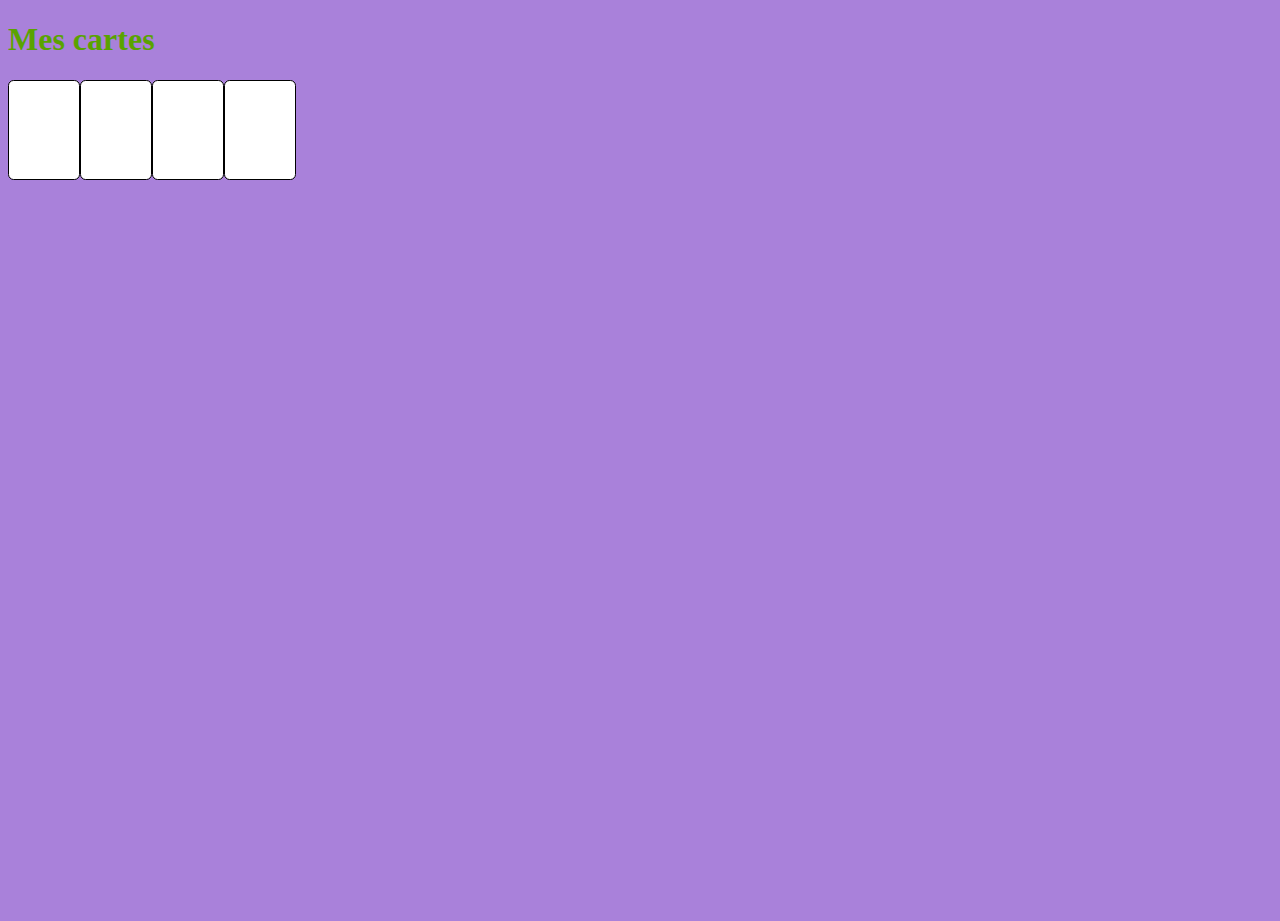
<file: index.html>
<!DOCTYPE html>
<html lang="fr">
<head>
	<meta charset="UTF-8">
	<link rel="stylesheet" href="cartes.css"/>
	<script src="cartes.js"></script>
	<title>Cartes</title>
</head>
<body>
	<h1>Mes cartes</h1>
	<div id="jeu"></div>
</body>
</html>
</file>
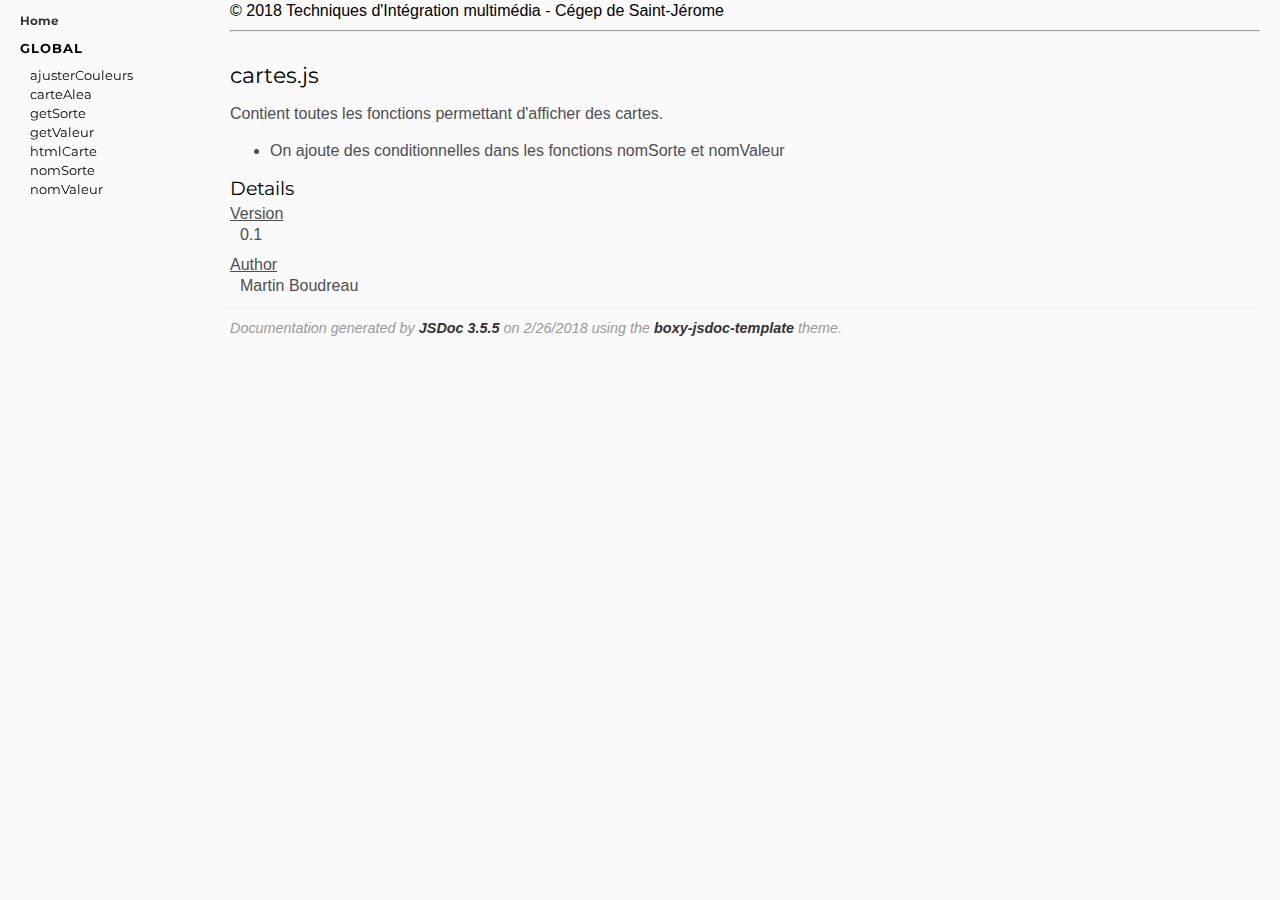
<file: docs/index.html>
<!DOCTYPE html>
<html lang="en">
<head>
    <meta charset="utf-8">
    <meta name="viewport" content="width=device-width,initial-scale=1">
    <title>Home - Documentation</title>
    <!--[if lt IE 9]>
      <script src="//html5shiv.googlecode.com/svn/trunk/html5.js"></script>
    <![endif]-->
    <link type="text/css" rel="stylesheet" href="styles/prettify-tomorrow.css">
    <link type="text/css" rel="stylesheet" href="styles/jsdoc-default.css">
</head>
<body>

<input type="checkbox" id="nav-trigger" class="nav-trigger" />
<label for="nav-trigger" class="navicon-button x">
  <span class="navicon"></span>
</label>

<label for="nav-trigger" class="overlay"></label>

<nav>
    <h2><a href="index.html">Home</a></h2><h3>Global</h3><ul><li><a href="global.html#ajusterCouleurs">ajusterCouleurs</a></li><li><a href="global.html#carteAlea">carteAlea</a></li><li><a href="global.html#getSorte">getSorte</a></li><li><a href="global.html#getValeur">getValeur</a></li><li><a href="global.html#htmlCarte">htmlCarte</a></li><li><a href="global.html#nomSorte">nomSorte</a></li><li><a href="global.html#nomValeur">nomValeur</a></li></ul>
</nav>

<div id="main">



























<section>

<header>
    <span class="creds">

        &copy; 2018 Techniques d'Intégration multimédia - Cégep de Saint-Jérome
        <br>



    </span>

    <hr>


        <h2>
        cartes.js
        </h2>


</header>

<article>
    <div class="container-overview">


            <div class="description"><p>Contient toutes les fonctions permettant d'afficher des cartes.</p>
<ul>
<li>On ajoute des conditionnelles dans les fonctions nomSorte et nomValeur</li>
</ul></div>






<h5>Details</h5>
<dl class="details">

    <dt class="tag-version">Version</dt>
    <dd class="tag-version"><ul class="dummy"><li>0.1</li></ul></dd>

















    <dt class="tag-author">Author</dt>
    <dd class="tag-author">
        <ul>
            <li>Martin Boudreau</li>
        </ul>
    </dd>









</dl>





    </div>


















</article>

</section>




</div>

<br class="clear">

<footer>

    Documentation generated by <a href="https://github.com/jsdoc3/jsdoc" target="_blank">JSDoc 3.5.5</a> on 2/26/2018 using the <a href="https://github.com/Grafluxe/boxy-jsdoc-template" target="_blank">boxy-jsdoc-template</a> theme.
</footer>

<script src="scripts/prettify/prettify.js"></script>
<script src="scripts/prettify/lang-css.js"></script>
<script src="scripts/script.js"></script>

</body>
</html>
</file>
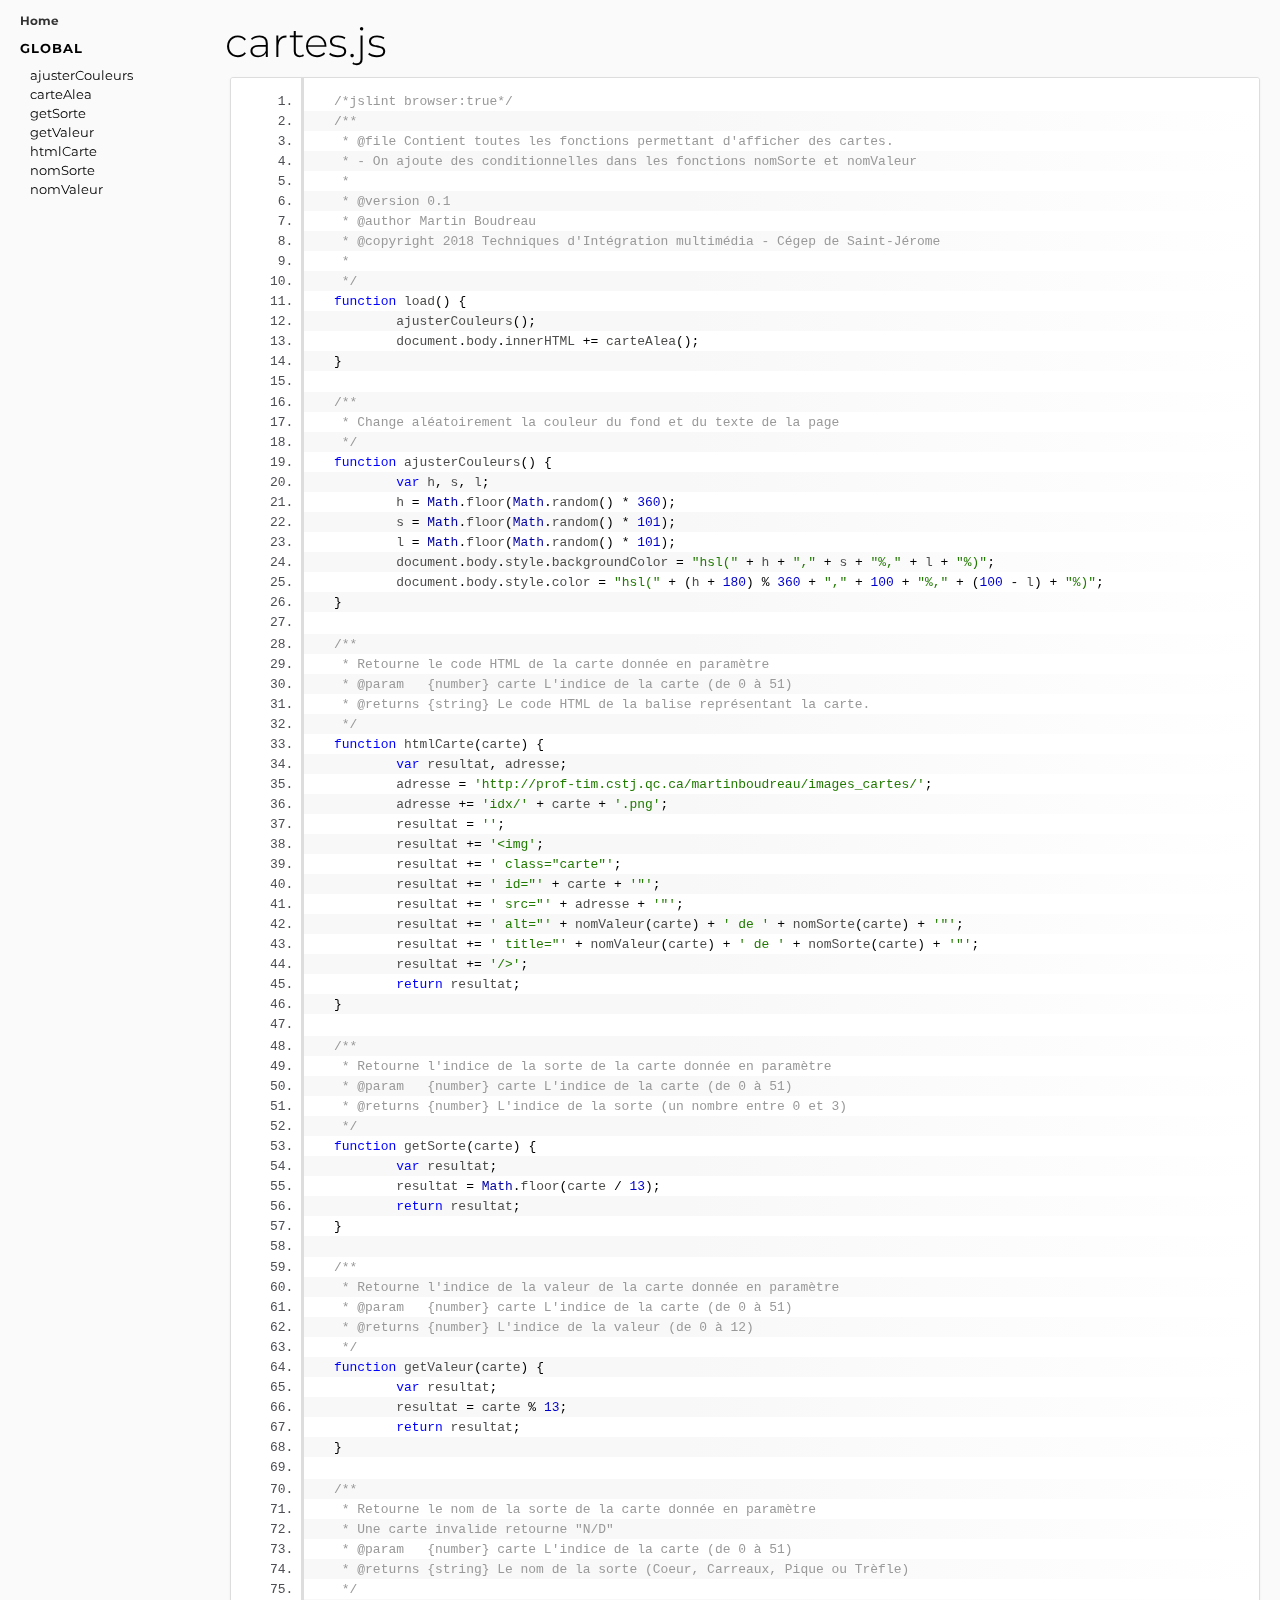
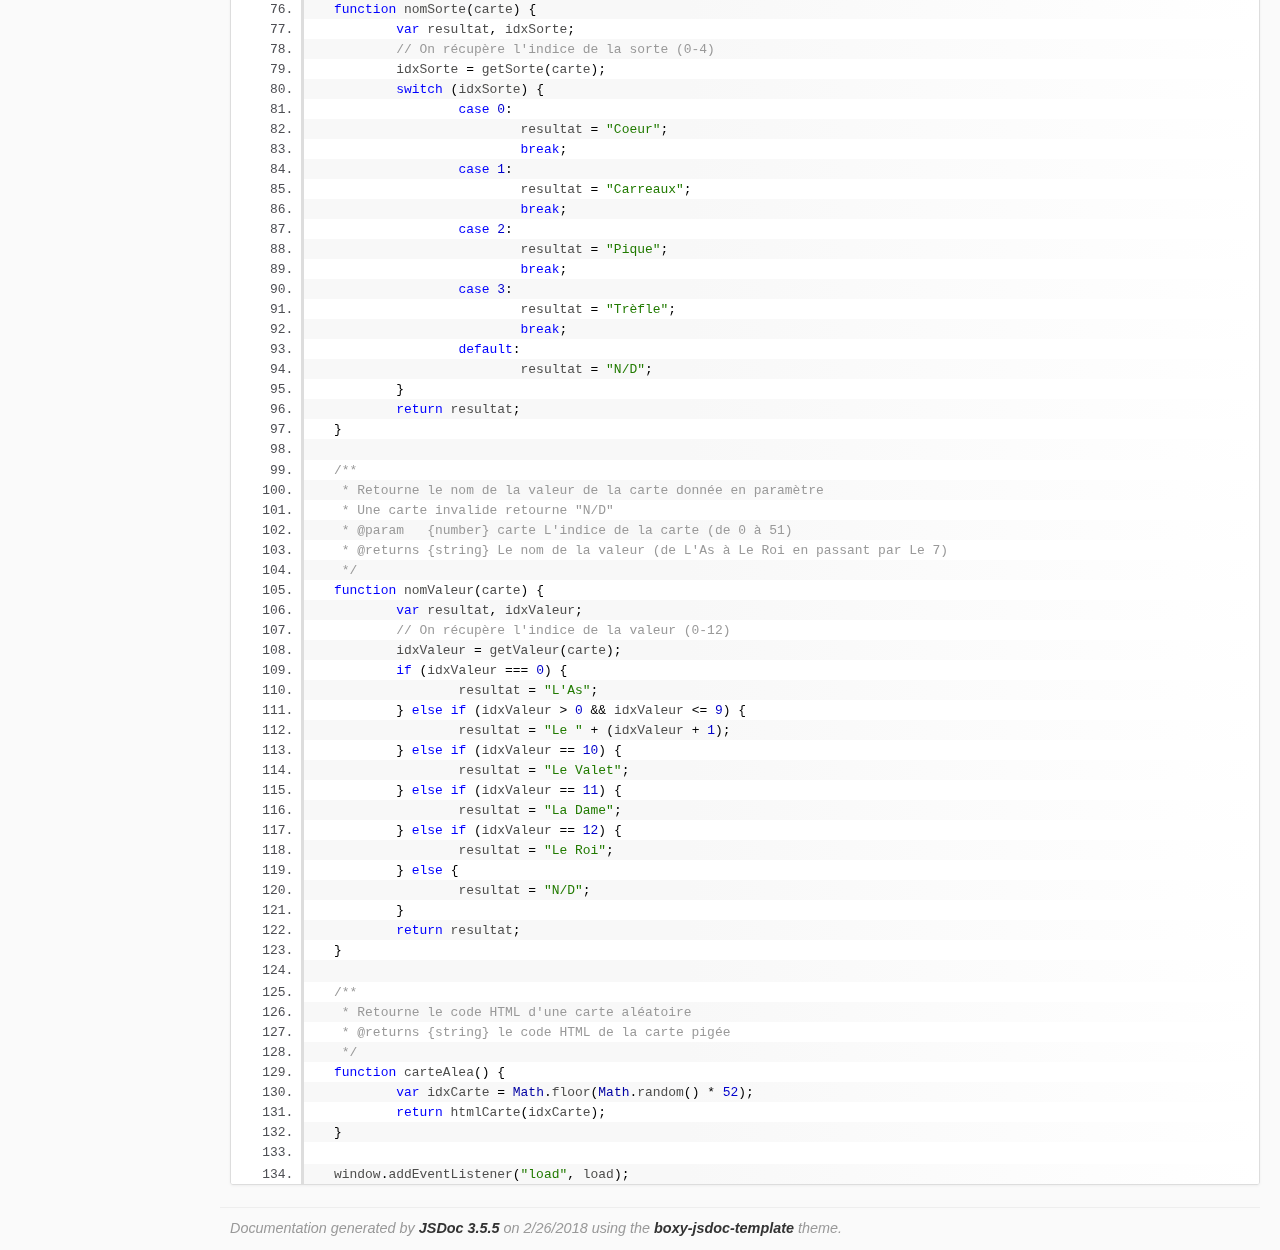
<file: docs/cartes.js.html>
<!DOCTYPE html>
<html lang="en">
<head>
    <meta charset="utf-8">
    <meta name="viewport" content="width=device-width,initial-scale=1">
    <title>cartes.js - Documentation</title>
    <!--[if lt IE 9]>
      <script src="//html5shiv.googlecode.com/svn/trunk/html5.js"></script>
    <![endif]-->
    <link type="text/css" rel="stylesheet" href="styles/prettify-tomorrow.css">
    <link type="text/css" rel="stylesheet" href="styles/jsdoc-default.css">
</head>
<body>

<input type="checkbox" id="nav-trigger" class="nav-trigger" />
<label for="nav-trigger" class="navicon-button x">
  <span class="navicon"></span>
</label>

<label for="nav-trigger" class="overlay"></label>

<nav>
    <h2><a href="index.html">Home</a></h2><h3>Global</h3><ul><li><a href="global.html#ajusterCouleurs">ajusterCouleurs</a></li><li><a href="global.html#carteAlea">carteAlea</a></li><li><a href="global.html#getSorte">getSorte</a></li><li><a href="global.html#getValeur">getValeur</a></li><li><a href="global.html#htmlCarte">htmlCarte</a></li><li><a href="global.html#nomSorte">nomSorte</a></li><li><a href="global.html#nomValeur">nomValeur</a></li></ul>
</nav>

<div id="main">

    <h1 class="page-title">cartes.js</h1>







    <section>
        <article>
            <pre class="prettyprint source linenums"><code>/*jslint browser:true*/
/**
 * @file Contient toutes les fonctions permettant d'afficher des cartes.
 * - On ajoute des conditionnelles dans les fonctions nomSorte et nomValeur
 *
 * @version 0.1
 * @author Martin Boudreau
 * @copyright 2018 Techniques d'Intégration multimédia - Cégep de Saint-Jérome
 *
 */
function load() {
	ajusterCouleurs();
	document.body.innerHTML += carteAlea();
}

/**
 * Change aléatoirement la couleur du fond et du texte de la page
 */
function ajusterCouleurs() {
	var h, s, l;
	h = Math.floor(Math.random() * 360);
	s = Math.floor(Math.random() * 101);
	l = Math.floor(Math.random() * 101);
	document.body.style.backgroundColor = "hsl(" + h + "," + s + "%," + l + "%)";
	document.body.style.color = "hsl(" + (h + 180) % 360 + "," + 100 + "%," + (100 - l) + "%)";
}

/**
 * Retourne le code HTML de la carte donnée en paramètre
 * @param   {number} carte L'indice de la carte (de 0 à 51)
 * @returns {string} Le code HTML de la balise représentant la carte.
 */
function htmlCarte(carte) {
	var resultat, adresse;
	adresse = 'http://prof-tim.cstj.qc.ca/martinboudreau/images_cartes/';
	adresse += 'idx/' + carte + '.png';
	resultat = '';
	resultat += '&lt;img';
	resultat += ' class="carte"';
	resultat += ' id="' + carte + '"';
	resultat += ' src="' + adresse + '"';
	resultat += ' alt="' + nomValeur(carte) + ' de ' + nomSorte(carte) + '"';
	resultat += ' title="' + nomValeur(carte) + ' de ' + nomSorte(carte) + '"';
	resultat += '/>';
	return resultat;
}

/**
 * Retourne l'indice de la sorte de la carte donnée en paramètre
 * @param   {number} carte L'indice de la carte (de 0 à 51)
 * @returns {number} L'indice de la sorte (un nombre entre 0 et 3)
 */
function getSorte(carte) {
	var resultat;
	resultat = Math.floor(carte / 13);
	return resultat;
}

/**
 * Retourne l'indice de la valeur de la carte donnée en paramètre
 * @param   {number} carte L'indice de la carte (de 0 à 51)
 * @returns {number} L'indice de la valeur (de 0 à 12)
 */
function getValeur(carte) {
	var resultat;
	resultat = carte % 13;
	return resultat;
}

/**
 * Retourne le nom de la sorte de la carte donnée en paramètre
 * Une carte invalide retourne "N/D"
 * @param   {number} carte L'indice de la carte (de 0 à 51)
 * @returns {string} Le nom de la sorte (Coeur, Carreaux, Pique ou Trèfle)
 */
function nomSorte(carte) {
	var resultat, idxSorte;
	// On récupère l'indice de la sorte (0-4)
	idxSorte = getSorte(carte);
	switch (idxSorte) {
		case 0:
			resultat = "Coeur";
			break;
		case 1:
			resultat = "Carreaux";
			break;
		case 2:
			resultat = "Pique";
			break;
		case 3:
			resultat = "Trèfle";
			break;
		default:
			resultat = "N/D";
	}
	return resultat;
}

/**
 * Retourne le nom de la valeur de la carte donnée en paramètre
 * Une carte invalide retourne "N/D"
 * @param   {number} carte L'indice de la carte (de 0 à 51)
 * @returns {string} Le nom de la valeur (de L'As à Le Roi en passant par Le 7)
 */
function nomValeur(carte) {
	var resultat, idxValeur;
	// On récupère l'indice de la valeur (0-12)
	idxValeur = getValeur(carte);
	if (idxValeur === 0) {
		resultat = "L'As";
	} else if (idxValeur > 0 &amp;&amp; idxValeur &lt;= 9) {
		resultat = "Le " + (idxValeur + 1);
	} else if (idxValeur == 10) {
		resultat = "Le Valet";
	} else if (idxValeur == 11) {
		resultat = "La Dame";
	} else if (idxValeur == 12) {
		resultat = "Le Roi";
	} else {
		resultat = "N/D";
	}
	return resultat;
}

/**
 * Retourne le code HTML d'une carte aléatoire
 * @returns {string} le code HTML de la carte pigée
 */
function carteAlea() {
	var idxCarte = Math.floor(Math.random() * 52);
	return htmlCarte(idxCarte);
}

window.addEventListener("load", load);
</code></pre>
        </article>
    </section>




</div>

<br class="clear">

<footer>

    Documentation generated by <a href="https://github.com/jsdoc3/jsdoc" target="_blank">JSDoc 3.5.5</a> on 2/26/2018 using the <a href="https://github.com/Grafluxe/boxy-jsdoc-template" target="_blank">boxy-jsdoc-template</a> theme.
</footer>

<script src="scripts/prettify/prettify.js"></script>
<script src="scripts/prettify/lang-css.js"></script>
<script src="scripts/script.js"></script>

</body>
</html>
</file>
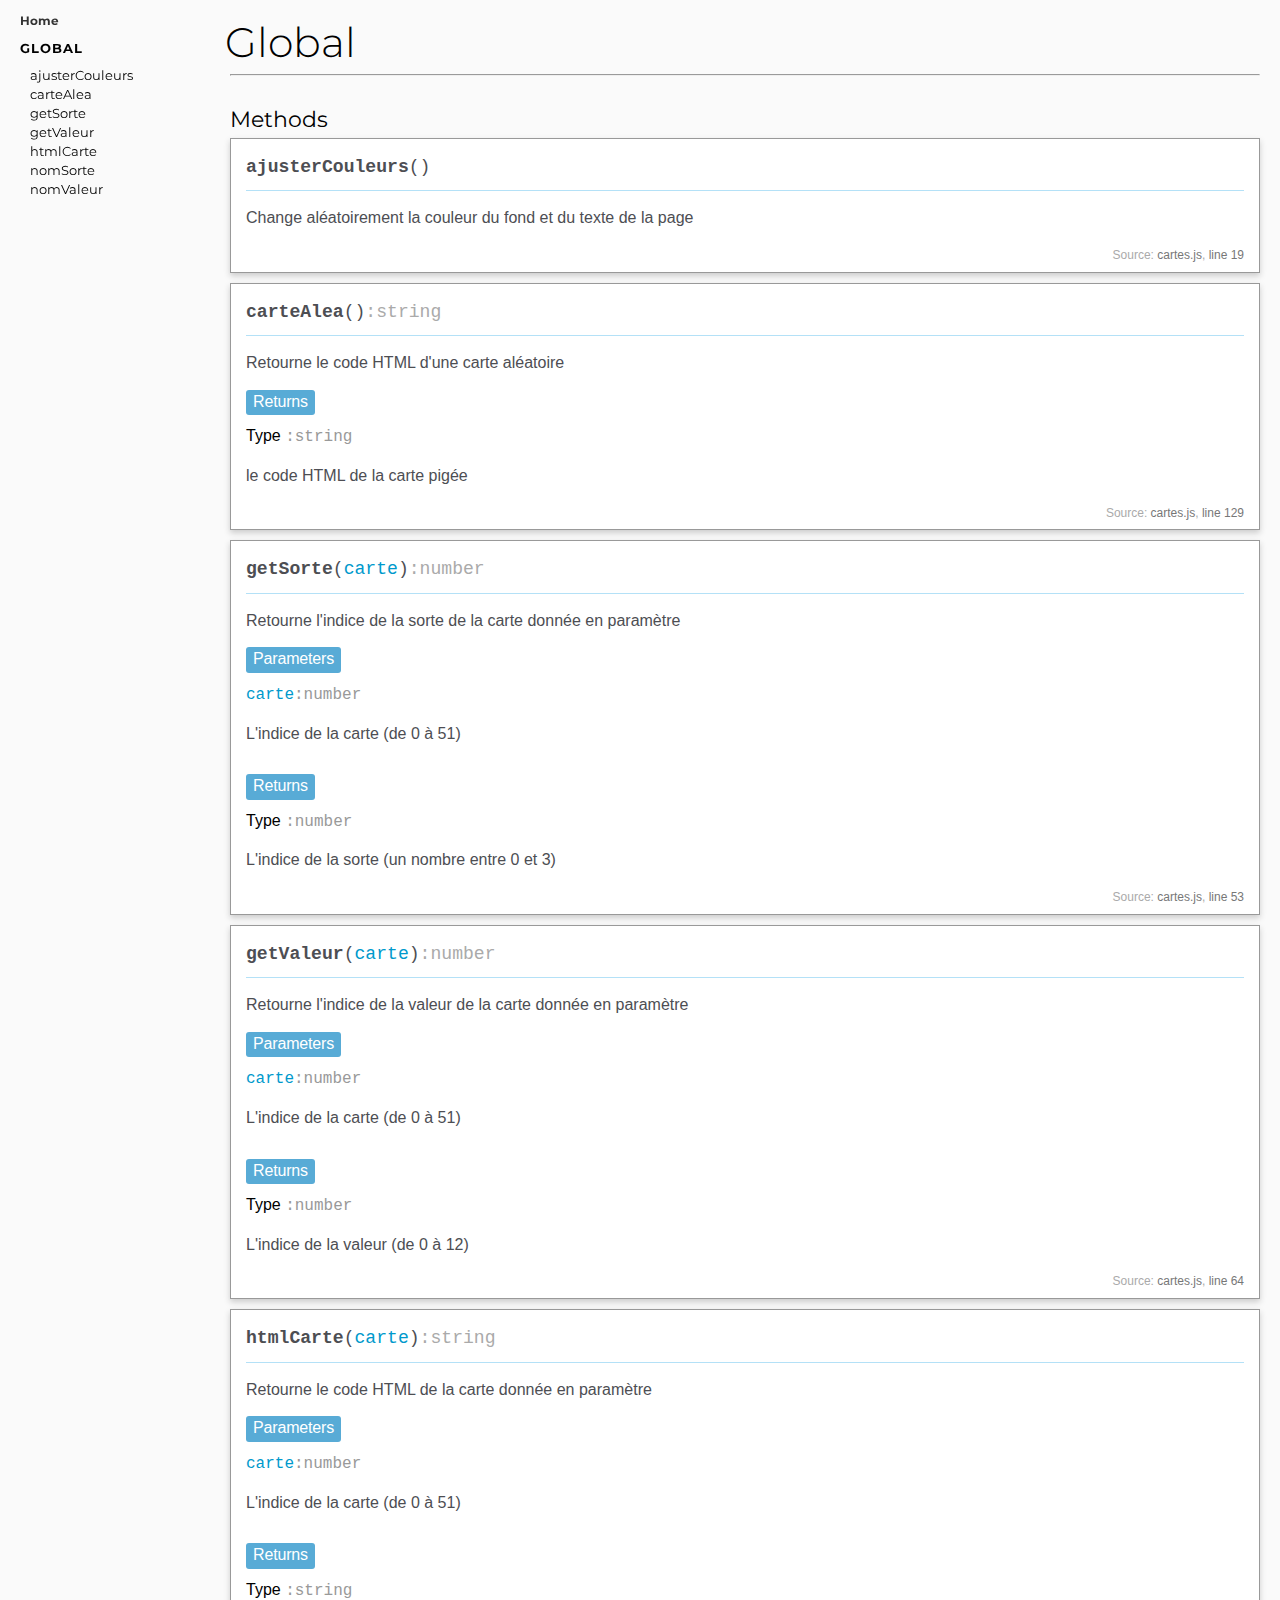
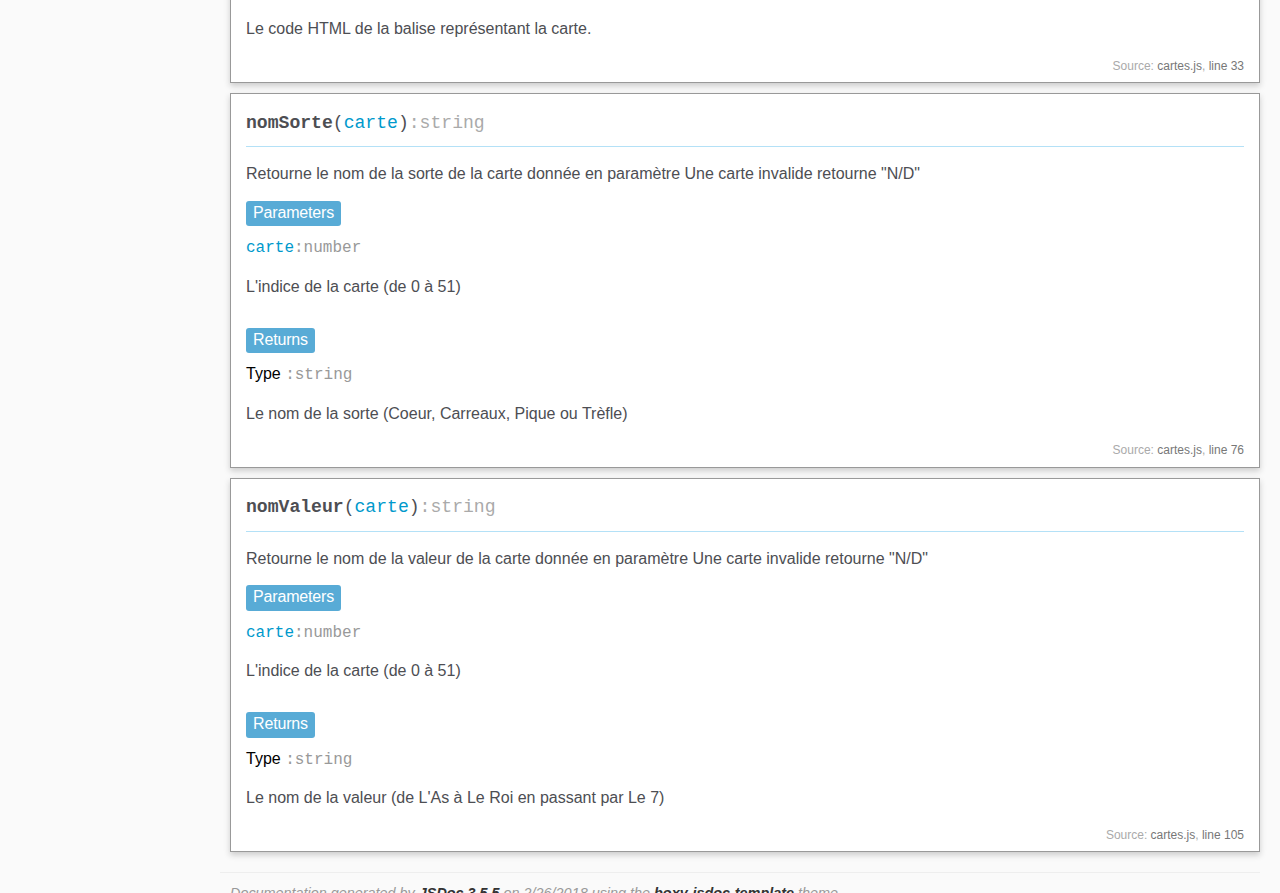
<file: docs/global.html>
<!DOCTYPE html>
<html lang="en">
<head>
    <meta charset="utf-8">
    <meta name="viewport" content="width=device-width,initial-scale=1">
    <title>Global - Documentation</title>
    <!--[if lt IE 9]>
      <script src="//html5shiv.googlecode.com/svn/trunk/html5.js"></script>
    <![endif]-->
    <link type="text/css" rel="stylesheet" href="styles/prettify-tomorrow.css">
    <link type="text/css" rel="stylesheet" href="styles/jsdoc-default.css">
</head>
<body>

<input type="checkbox" id="nav-trigger" class="nav-trigger" />
<label for="nav-trigger" class="navicon-button x">
  <span class="navicon"></span>
</label>

<label for="nav-trigger" class="overlay"></label>

<nav>
    <h2><a href="index.html">Home</a></h2><h3>Global</h3><ul><li><a href="global.html#ajusterCouleurs">ajusterCouleurs</a></li><li><a href="global.html#carteAlea">carteAlea</a></li><li><a href="global.html#getSorte">getSorte</a></li><li><a href="global.html#getValeur">getValeur</a></li><li><a href="global.html#htmlCarte">htmlCarte</a></li><li><a href="global.html#nomSorte">nomSorte</a></li><li><a href="global.html#nomValeur">nomValeur</a></li></ul>
</nav>

<div id="main">

    <h1 class="page-title">Global</h1>







<section>

<header>
    <span class="creds">



    </span>

    <hr>


        <h2>

        </h2>


</header>

<article>
    <div class="container-overview">











    </div>














        <h3 class="subsection-title">Methods</h3>








<div class="group" id="ajusterCouleurs">


    <h4 class="name"><span class="type-signature"></span><b>ajusterCouleurs</b><span class="signature">(<span class="sig-params"></span>)</span><span class="type-signature"></span></h4>





<div class="description">
    <p>Change aléatoirement la couleur du fond et du texte de la page</p>
</div>































<div class="src">Source: <a href="cartes.js.html">cartes.js</a>, <a href="cartes.js.html#line19">line 19</a></div>


</div>








<div class="group" id="carteAlea">


    <h4 class="name"><span class="type-signature"></span><b>carteAlea</b><span class="signature">(<span class="sig-params"></span>)</span><span class="type-signature">:string</span></h4>





<div class="description">
    <p>Retourne le code HTML d'une carte aléatoire</p>
</div>





















<h5>Returns</h5>




<dl class="param-type">
    <dt>
        Type
    </dt>
    <dd>
        <span class="param-type">:string</span>
    </dd>
</dl>

<div class="param-desc">
    <p>le code HTML de la carte pigée</p>
</div>













<div class="src">Source: <a href="cartes.js.html">cartes.js</a>, <a href="cartes.js.html#line129">line 129</a></div>


</div>








<div class="group" id="getSorte">


    <h4 class="name"><span class="type-signature"></span><b>getSorte</b><span class="signature">(<span class="sig-params">carte</span>)</span><span class="type-signature">:number</span></h4>





<div class="description">
    <p>Retourne l'indice de la sorte de la carte donnée en paramètre</p>
</div>









    <h5>Parameters</h5>


<div class="params">



        <span class="name">carte</span><span class="type"><span class="param-type">:number</span></span>






    <div class="description last"><p>L'indice de la carte (de 0 à 51)</p></div>


</div>














<h5>Returns</h5>




<dl class="param-type">
    <dt>
        Type
    </dt>
    <dd>
        <span class="param-type">:number</span>
    </dd>
</dl>

<div class="param-desc">
    <p>L'indice de la sorte (un nombre entre 0 et 3)</p>
</div>













<div class="src">Source: <a href="cartes.js.html">cartes.js</a>, <a href="cartes.js.html#line53">line 53</a></div>


</div>








<div class="group" id="getValeur">


    <h4 class="name"><span class="type-signature"></span><b>getValeur</b><span class="signature">(<span class="sig-params">carte</span>)</span><span class="type-signature">:number</span></h4>





<div class="description">
    <p>Retourne l'indice de la valeur de la carte donnée en paramètre</p>
</div>









    <h5>Parameters</h5>


<div class="params">



        <span class="name">carte</span><span class="type"><span class="param-type">:number</span></span>






    <div class="description last"><p>L'indice de la carte (de 0 à 51)</p></div>


</div>














<h5>Returns</h5>




<dl class="param-type">
    <dt>
        Type
    </dt>
    <dd>
        <span class="param-type">:number</span>
    </dd>
</dl>

<div class="param-desc">
    <p>L'indice de la valeur (de 0 à 12)</p>
</div>













<div class="src">Source: <a href="cartes.js.html">cartes.js</a>, <a href="cartes.js.html#line64">line 64</a></div>


</div>








<div class="group" id="htmlCarte">


    <h4 class="name"><span class="type-signature"></span><b>htmlCarte</b><span class="signature">(<span class="sig-params">carte</span>)</span><span class="type-signature">:string</span></h4>





<div class="description">
    <p>Retourne le code HTML de la carte donnée en paramètre</p>
</div>









    <h5>Parameters</h5>


<div class="params">



        <span class="name">carte</span><span class="type"><span class="param-type">:number</span></span>






    <div class="description last"><p>L'indice de la carte (de 0 à 51)</p></div>


</div>














<h5>Returns</h5>




<dl class="param-type">
    <dt>
        Type
    </dt>
    <dd>
        <span class="param-type">:string</span>
    </dd>
</dl>

<div class="param-desc">
    <p>Le code HTML de la balise représentant la carte.</p>
</div>













<div class="src">Source: <a href="cartes.js.html">cartes.js</a>, <a href="cartes.js.html#line33">line 33</a></div>


</div>








<div class="group" id="nomSorte">


    <h4 class="name"><span class="type-signature"></span><b>nomSorte</b><span class="signature">(<span class="sig-params">carte</span>)</span><span class="type-signature">:string</span></h4>





<div class="description">
    <p>Retourne le nom de la sorte de la carte donnée en paramètre
Une carte invalide retourne &quot;N/D&quot;</p>
</div>









    <h5>Parameters</h5>


<div class="params">



        <span class="name">carte</span><span class="type"><span class="param-type">:number</span></span>






    <div class="description last"><p>L'indice de la carte (de 0 à 51)</p></div>


</div>














<h5>Returns</h5>




<dl class="param-type">
    <dt>
        Type
    </dt>
    <dd>
        <span class="param-type">:string</span>
    </dd>
</dl>

<div class="param-desc">
    <p>Le nom de la sorte (Coeur, Carreaux, Pique ou Trèfle)</p>
</div>













<div class="src">Source: <a href="cartes.js.html">cartes.js</a>, <a href="cartes.js.html#line76">line 76</a></div>


</div>








<div class="group" id="nomValeur">


    <h4 class="name"><span class="type-signature"></span><b>nomValeur</b><span class="signature">(<span class="sig-params">carte</span>)</span><span class="type-signature">:string</span></h4>





<div class="description">
    <p>Retourne le nom de la valeur de la carte donnée en paramètre
Une carte invalide retourne &quot;N/D&quot;</p>
</div>









    <h5>Parameters</h5>


<div class="params">



        <span class="name">carte</span><span class="type"><span class="param-type">:number</span></span>






    <div class="description last"><p>L'indice de la carte (de 0 à 51)</p></div>


</div>














<h5>Returns</h5>




<dl class="param-type">
    <dt>
        Type
    </dt>
    <dd>
        <span class="param-type">:string</span>
    </dd>
</dl>

<div class="param-desc">
    <p>Le nom de la valeur (de L'As à Le Roi en passant par Le 7)</p>
</div>













<div class="src">Source: <a href="cartes.js.html">cartes.js</a>, <a href="cartes.js.html#line105">line 105</a></div>


</div>







</article>

</section>




</div>

<br class="clear">

<footer>

    Documentation generated by <a href="https://github.com/jsdoc3/jsdoc" target="_blank">JSDoc 3.5.5</a> on 2/26/2018 using the <a href="https://github.com/Grafluxe/boxy-jsdoc-template" target="_blank">boxy-jsdoc-template</a> theme.
</footer>

<script src="scripts/prettify/prettify.js"></script>
<script src="scripts/prettify/lang-css.js"></script>
<script src="scripts/script.js"></script>

</body>
</html>
</file>
<file: cartes.css>
/* Generated by less 2.5.1 */
html {
  height: 100%;
}
body {
  height: 100%;
  background-color: #063;
  color: white;
}
*.carte {
  width: 5em;
  height: 7em;
  border: 1px solid black;
  border-radius: .4em;
  background-color: white;
  display: inline-block;
}
div.carte {
  background-image: url(http://prof-tim.cstj.qc.ca/martinboudreau/images_cartes/cartes.png);
  background-size: 65em 28em;
}
</file>
<file: docs/styles/prettify-tomorrow.css>
/* Tomorrow Theme */
/* Original theme - https://github.com/chriskempson/tomorrow-theme */
/* Pretty printing styles. Used with prettify.js. */
/* SPAN elements with the classes below are added by prettyprint. */
/* plain text */
.pln {
  color: #4d4d4c; }

@media screen {
  /* string content */
  .str {
    color: hsl(104, 100%, 24%); }

  /* a keyword */
  .kwd {
    color: hsl(240, 100%, 50%); }

  /* a comment */
  .com {
    color: hsl(0, 0%, 60%); }

  /* a type name */
  .typ {
    color: hsl(240, 100%, 32%); }

  /* a literal value */
  .lit {
    color: hsl(240, 100%, 40%); }

  /* punctuation */
  .pun {
    color: #000000; }

  /* lisp open bracket */
  .opn {
    color: #000000; }

  /* lisp close bracket */
  .clo {
    color: #000000; }

  /* a markup tag name */
  .tag {
    color: #c82829; }

  /* a markup attribute name */
  .atn {
    color: #f5871f; }

  /* a markup attribute value */
  .atv {
    color: #3e999f; }

  /* a declaration */
  .dec {
    color: #f5871f; }

  /* a variable name */
  .var {
    color: #c82829; }

  /* a function name */
  .fun {
    color: #4271ae; } }
/* Use higher contrast and text-weight for printable form. */
@media print, projection {
  .str {
    color: #060; }

  .kwd {
    color: #006;
    font-weight: bold; }

  .com {
    color: #600;
    font-style: italic; }

  .typ {
    color: #404;
    font-weight: bold; }

  .lit {
    color: #044; }

  .pun, .opn, .clo {
    color: #440; }

  .tag {
    color: #006;
    font-weight: bold; }

  .atn {
    color: #404; }

  .atv {
    color: #060; } }
/* Style */
/*
pre.prettyprint {
  background: white;
  font-family: Consolas, Monaco, 'Andale Mono', monospace;
  font-size: 12px;
  line-height: 1.5;
  border: 1px solid #ccc;
  padding: 10px; }
*/

/* Specify class=linenums on a pre to get line numbering */
ol.linenums {
  margin-top: 0;
  margin-bottom: 0; }

/* IE indents via margin-left */
li.L0,
li.L1,
li.L2,
li.L3,
li.L4,
li.L5,
li.L6,
li.L7,
li.L8,
li.L9 {
  /* */ }

/* Alternate shading for lines */
li.L1,
li.L3,
li.L5,
li.L7,
li.L9 {
  /* */ }
</file>
<file: docs/styles/jsdoc-default.css>
@import url(https://fonts.googleapis.com/css?family=Montserrat:400,700);

* {
  box-sizing: border-box
}

html, body {
  height: 100%;
  width: 100%;
  min-width: 320px;
  -webkit-text-size-adjust: 100%;
}

body {
  color: #4d4e53;
  background-color: #fafafa;
  margin: 0 auto;
  padding: 0 20px;
  font-family: 'Helvetica Neue', Helvetica, sans-serif;
  font-size: 16px;
  line-height: 135%;
}

a,
a:active {
  color: #333;
  text-decoration: none;
  font-weight: bold;
}

a:hover {
  text-decoration: underline;
}

p, ul, ol, blockquote {
  margin-bottom: 1em;
}

h1, h2, h3, h4, h5, h6 {
  font-family: 'Montserrat', sans-serif;
  color: #000;
  font-weight: 400;
  margin: 0;
}

h1 {
  font-weight: 300;
  font-size: 255%;
  margin: 0.7em 0 .5em;
  word-wrap: break-word;
  line-height: 1;
}

h1.page-title {
  padding-left: 5px;
  width: calc(100% - 35px);
  margin: 23px 0 10px;
}

h2 {
  font-size: 140%;
  margin: 1.5em 0 .3em;
}

h3 {
  font-size: 140%;
  margin: 1.2em 0 .3em;
}

h4 {
  font-size: 113%;
  margin: 1em 0 .2em;
  color: #4d4e53;
}

h5, .container-overview .subsection-title {
  font-size: 120%;
  letter-spacing: -0.01em;
  margin: 8px 0 3px 0;
}

h6 {
  font-size: 100%;
  letter-spacing: -0.01em;
  margin: 6px 0 3px 0;
  font-style: italic;
}

tt, code, kbd, samp, pre {
  font-family: Consolas, Monaco, 'Andale Mono', monospace;
  background: #ececec;
  padding: 2px 5px 1px;
  border-radius: 2px;
}

pre {
  padding: 5px 10px;
}

.class-description {
  margin-bottom: 2em;
  margin-top: 1em;
}

.class-description:empty {
  margin: 0;
}

#main {
  float: right;
  min-width: 360px;
  width: calc(100% - 200px);
}

header {
  display: block;
}

.creds {
  color: #000;
}

section {
  display: block;
  padding: 0 0 0 10px;
}

.variation {
  display: none;
}

.signature-attributes {
  font-size: 60%;
  color: #000;
  font-style: italic;
  font-weight: lighter;
  padding-left: 5px;
}

nav {
  float: left;
  display: block;
  width: 200px;
  overflow: auto;
  position: fixed;
  height: 100%;
}

nav h3 {
  margin-top: 12px;
  font-size: 80%;
  text-transform: uppercase;
  letter-spacing: 1px;
  font-weight: 700;
  line-height: 24px;
  margin: 15px 0 5px;
  padding: 0;
  color: #000;
}

nav ul {
  font-family: 'Lucida Grande', 'Lucida Sans Unicode', arial, sans-serif;
  font-size: 100%;
  line-height: 17px;
  padding: 0;
  margin: 0;
  list-style-type: none;
}

nav ul a,
nav ul a:active,
.list-title {
  font-family: 'Montserrat', sans-serif;
  line-height: 19px;
  padding: 0;
  display: block;
  font-size: 80%;
  font-weight: normal;
}

.list-title {
  color: #888;
}

nav > ul {
  padding: 0 10px;
}

nav > ul > li > a {
  color: #000;
}

nav ul ul {
  margin: 2px 0 4px 10px;
}

nav ul ul a {
  color: #aaa;
  border-left: 1px solid #ddd;
}

nav ul ul a,
nav ul ul a:active {
  padding-left: 10px;
}

nav h2 {
  font-size: 75%;
  margin: 0;
  padding: 0;
}

nav > h2 > a {
  display: block;
  margin: 10px 0 -10px;
}

footer {
  color: #999;
  display: block;
  padding: 10px 0 10px 10px;
  font-style: italic;
  font-size: 90%;
  margin: 10px 0 0 200px;
  border-top: 1px solid #eee;
}

.ancestors {
  color: #999;
}

.ancestors a {
  color: #999 !important;
}

.clear {
  clear: both;
}

.important {
  font-weight: bold;
  color: #950B02;
}

.yes-def {
  text-indent: -1000px;
}

.type-signature {
  color: #aaa;
}

.sig-params {
  display: inline-block;
}

.group {
  border: 1px solid #999;
  margin-bottom: 10px;
  padding: 0 15px;
  box-shadow: 0 3px 6px #ccc;
  background: #fff;
  overflow: auto;
}

.group > h5 {
   padding: 1px 7px 3px;
   margin: 14px 0 10px;
   display: inline-block;
   background: #58abd6;
   border-radius: 3px;
   color: #fff;
   font-size: 100%;
   font-family: inherit;
}

.group > h5:nth-child(3) {
  margin-top: 0;
}

.group ul {
  list-style: none;
  padding: 0;
  margin: 0;
}

dl, dd {
  margin: 0;
}

.name, .signature, .type {
  font-family: Consolas, Monaco, 'Andale Mono', monospace;
}

h4.name {
  border-bottom: 1px solid #b4e1f7;
  padding-bottom: 12px;
}

.details ul {
  margin: 0;
}

.details ul {
  list-style-type: none;
  padding: 0 0 0 10px;
  margin-bottom: 8px;
}

.details dd:last-child ul {
  margin-bottom: 0;
}

.details dt {
  text-decoration: underline;
}

.details pre.prettyprint {
  margin: 0;
}

.details .object-value {
  padding-top: 0;
}

.description {
  margin: 1em 0;
}

.description.last {
  margin: 0 0 0.7em;
}

.code-caption {
  font-style: italic;
  font-size: 107%;
  margin: 0;
}

.prettyprint {
  padding: 0;
}

.prettyprint, pre {
  font-size: 81%;
  border: 1px solid #ddd;
  border-radius: 3px;
  box-shadow: 0 1px 3px hsla(0, 0%, 0%, 0.05);
  overflow: auto;
  background-color: #fff;
}

.prettyprint.source {
  width: inherit;
}

.prettyprint code {
  font-size: 100%;
  line-height: 18px;
  display: block;
  margin: 0 0 0 15px;
  background-color: #fff;
  color: #4D4E53;
}

.prettyprint li code {
  background-color: inherit;
}

.prettyprint > code {
  padding: 15px;
  overflow: auto;
  background-color: #fafafa;
}

.prettyprint .linenums code {
  padding: 0 15px;
}

.prettyprint .linenums li:first-of-type code {
  padding-top: 15px;
}

.prettyprint code span.line {
  display: inline-block;
}

.prettyprint.linenums {
  padding-left: 70px;
  -webkit-user-select: none;
  -moz-user-select: none;
  -ms-user-select: none;
  user-select: none;
  background: #fff;
}

.prettyprint.linenums ol {
  padding-left: 0;
}

.prettyprint.linenums li {
  border-left: 3px #ddd solid;
  position: relative;
}

.prettyprint.linenums li.selected:before{
  content: "";
  position: absolute;
  width: 0;
  height: 0;
  border-top: 9px solid transparent;
  border-bottom: 9px solid transparent;
  border-left: 13px solid #58abd6;
  margin: 2px;
}

.prettyprint.linenums li:nth-child(even) {
  background: linear-gradient(to right, #f8f8f8 0%, #f8f8f8 40%, #fff 100%);
}

.prettyprint.linenums li * {
  -webkit-user-select: text;
  -moz-user-select: text;
  -ms-user-select: text;
  user-select: text;
}

.child-props, .child-params {
  padding-left: 25px;
  border-left: 2px solid #b4e1f7;
  margin-left: 5px;
}

.param-desc {
  margin-bottom: 10px;
}

.params .name, .props .name, .name code, .sig-params {
  color: #0099cc;
  font-family: Consolas, Monaco, 'Andale Mono', monospace;
  font-size: 100%;
}

.params-divider {
   color: #000;
}

.type, .param-type, .attributes {
  color: #999;
}

.attributes {
  padding-left: 5px;
}

.param-type dt, .param-type dd {
  display: inline-block;
  color: #000;
}

.param-type dd {
  font-family: Consolas, Monaco, 'Andale Mono', monospace;
}

.param-type a {
  color: inherit;
}

.disabled {
  color: #454545;
}

/* navicon button */
.navicon-button {
  display: none;
  position: relative;
  padding: 25px 10px;
  transition: 0.25s;
  cursor: pointer;
  user-select: none;
  opacity: 0.8;
}
.navicon-button .navicon:before, .navicon-button .navicon:after {
  transition: 0.25s;
}
.navicon-button:hover {
  transition: 0.2s;
  opacity: 1;
}
.navicon-button:hover .navicon:before, .navicon-button:hover .navicon:after {
  transition: 0.25s;
}
.navicon-button:hover  {
  background-color: #555;
}

/* navicon */
.navicon {
  position: relative;
  width: 2.2em;
  height: .3125rem;
  background: #fff;
  transition: 0.3s;
  border-radius: 2.5rem;
  display: block;
}
.navicon:before, .navicon:after {
  display: block;
  content: "";
  height: .3125rem;
  width: 2.2rem;
  background: #fff;
  position: absolute;
  z-index: -1;
  transition: 0.3s 0.25s;
  border-radius: 1rem;
}
.navicon:before {
  top: .625rem;
}
.navicon:after {
  top: -.625rem;
}

/* open */
.nav-trigger:checked + label:not(.steps) .navicon:before,
.nav-trigger:checked + label:not(.steps) .navicon:after {
  top: 0 !important;
}

.nav-trigger:checked + label .navicon:before,
.nav-trigger:checked + label .navicon:after {
  transition: 0.5s;
}

/* × and + */
.nav-trigger:checked + label.plus .navicon,
.nav-trigger:checked + label.x .navicon {
  background: transparent;
}

.nav-trigger:checked + label.plus .navicon:before,
.nav-trigger:checked + label.x .navicon:before {
  transform: rotate(-45deg);
}

.nav-trigger:checked + label.plus .navicon:after,
.nav-trigger:checked + label.x .navicon:after {
  transform: rotate(45deg);
}

.nav-trigger:checked + label.plus {
  transform: rotate(45deg);
}

.nav-trigger:checked ~ nav {
  left: 0 !important;
  opacity: 1 !important;
}

.nav-trigger:checked ~ .overlay {
  display: block;
}

.nav-trigger {
  position: fixed;
  top: 0;
  clip: rect(0, 0, 0, 0);
}

.overlay {
  display: none;
  position: fixed;
  top: 0;
  bottom: 0;
  left: 0;
  right: 0;
  width: 100%;
  height: 100%;
  background-color: #fff;
  opacity: 0.87;
  z-index: 1;
}

.src {
  text-align: right;
  font-size: 75%;
  margin-bottom: 5px;
  color: #aaa;
}

.src > a {
   color: #777;
  font-weight: normal;
}

.deprecated {
  opacity: 0.6;
}

.deprecated > .name, .deprecated .sig-params {
  text-decoration: line-through;
}

.readme {
  margin-top: 10px;
}

.readme > .group {
  padding-bottom: 20px;
}

.readme > .group ul {
  list-style: initial;
  padding: 0 0 0 20px;
}

.readme > .group > ul {
  margin: 10px 0;
}

.readme .prettyprint code {
  background-color: #fafafa;
}

@media only screen and (max-width: 850px) {
  body {
    overflow-x: hidden;
  }

  nav {
    height: 100%;
    position: fixed;
    top: 0;
    right: 0;
    bottom: 0;
    width: 100%;
    left: -100%;
    left: calc(-100% - 15px);
    opacity: 0;
    box-shadow: 360px 0 100px -100px #fff inset;
    z-index: 3;
    margin-left: 15px;
    padding: 10px 0 30px;
    transition: left 0.4s, opacity 0.35s;
    font-size: 125%
  }

  nav ul a, nav ul a:hover {
    line-height: 25px;
  }

  .navicon-button {
    display: inline-block;
    position: fixed;
    top: 0;
    right: 0;
    z-index: 4;
    background: #000;
    opacity: 1;
  }

  #main {
    width: 100%;
    min-width: 100%;
  }

  #main section {
    padding: 0;
  }

  h1.page-title {
    padding: 0;
    margin-left: -4px;
  }

  footer {
    margin-left: 0;
  }

}
</file>
